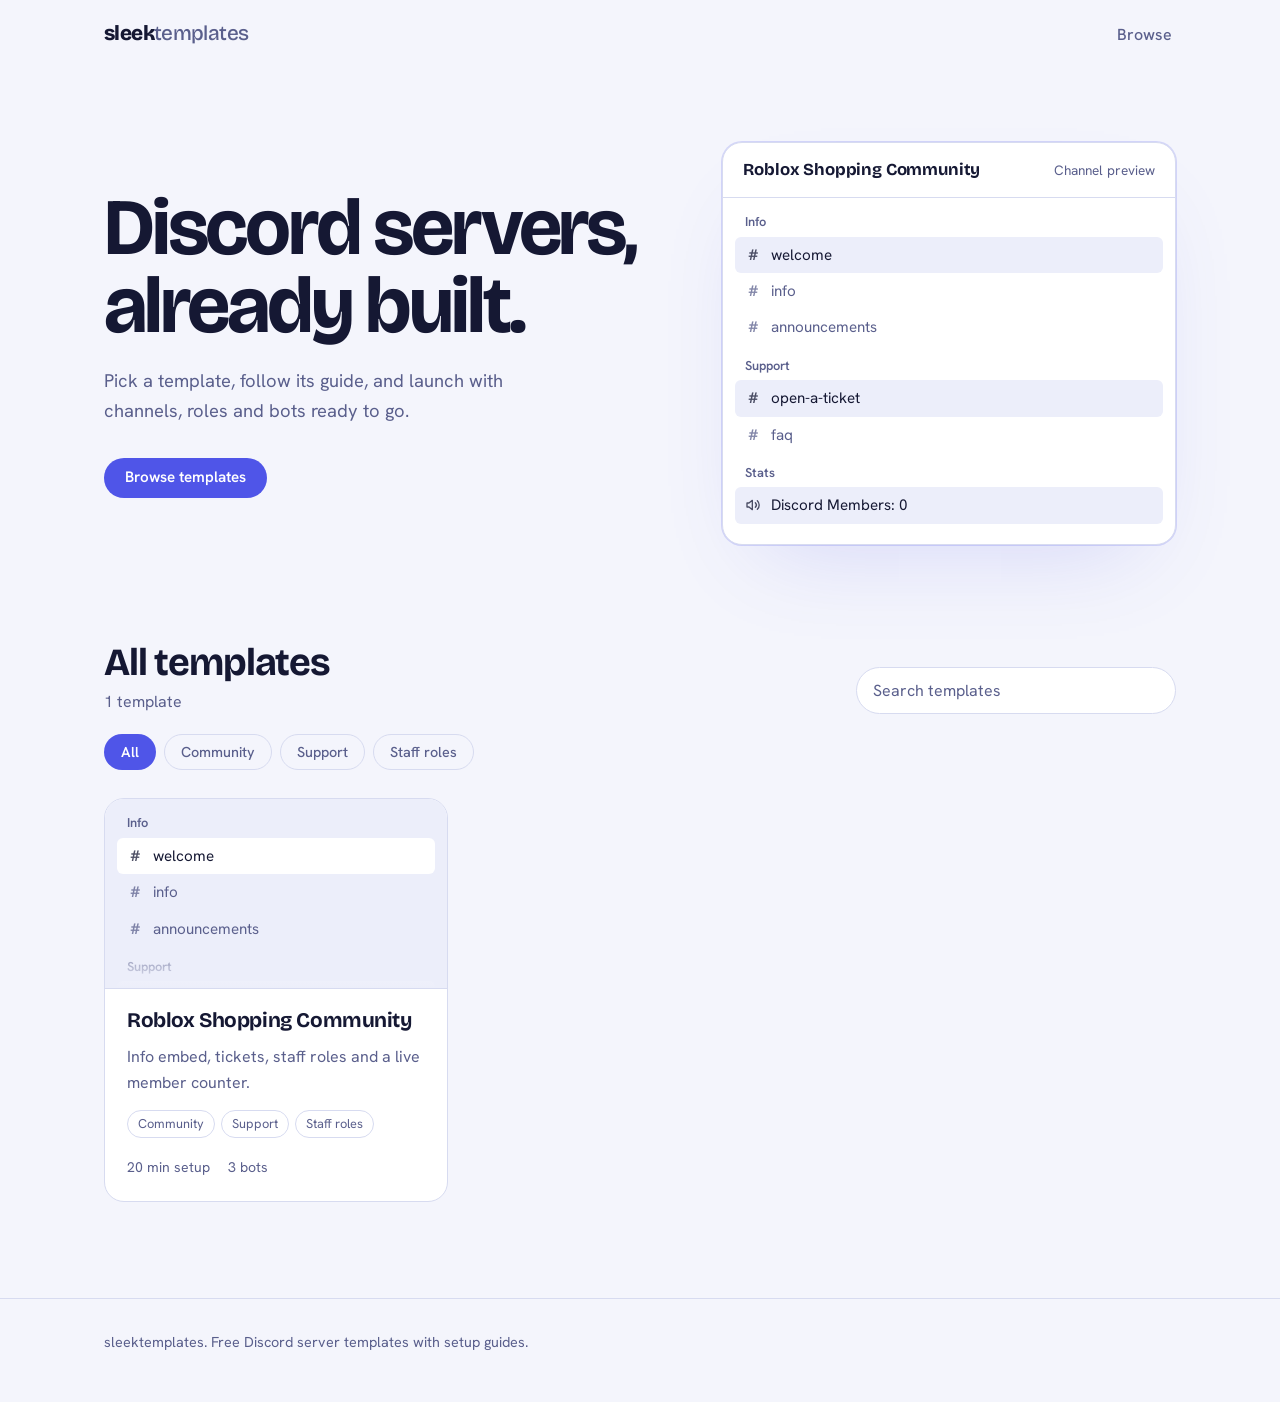
<file: index.html>
<!DOCTYPE html>
<html lang="en">
<head>
  <meta charset="utf-8">
  <meta name="viewport" content="width=device-width, initial-scale=1">
  <title>sleektemplates: Discord server templates with setup guides</title>
  <meta name="description" content="Browse ready-made Discord server templates. Each one comes with a step-by-step setup guide.">
  <meta name="theme-color" content="#0d0f1e">
  <link rel="icon" href="data:image/svg+xml,%3Csvg xmlns='http://www.w3.org/2000/svg' viewBox='0 0 32 32'%3E%3Crect width='32' height='32' rx='9' fill='%238b93ff'/%3E%3Ctext x='16' y='24' font-size='22' text-anchor='middle' font-family='sans-serif' font-weight='800' fill='%230d0f1e'%3Es%3C/text%3E%3C/svg%3E">
  <link rel="preconnect" href="https://fonts.googleapis.com">
  <link rel="preconnect" href="https://fonts.gstatic.com" crossorigin>
  <link href="https://fonts.googleapis.com/css2?family=Bricolage+Grotesque:opsz,wght@12..96,500..800&family=Hanken+Grotesk:wght@400..700&display=swap" rel="stylesheet">
  <link rel="stylesheet" href="css/style.css">
</head>
<body data-page="home">
  <div class="wrap">
    <header class="top">
      <a class="brand" href="./">sleek<span>templates</span></a>
      <nav aria-label="Main"><a href="#templates">Browse</a></nav>
    </header>

    <section class="hero">
      <div>
        <h1>Discord servers, already built.</h1>
        <p class="lede">Pick a template, follow its guide, and launch with channels, roles and bots ready to go.</p>
        <a class="btn primary" href="#templates">Browse templates</a>
      </div>

      <div class="window" aria-label="Preview of a template's channels">
        <div class="window-head">
          <strong id="preview-title">Loading…</strong>
          <span>Channel preview</span>
        </div>
        <div class="rail" id="preview-rail"></div>
      </div>
    </section>

    <main class="library" id="templates">
      <div class="library-head">
        <div>
          <h2>All templates</h2>
          <p class="count" id="count" aria-live="polite"></p>
        </div>
        <input class="search" id="search" type="search" placeholder="Search templates" aria-label="Search templates" autocomplete="off">
      </div>

      <ul class="chips" id="chips" aria-label="Filter by tag"></ul>

      <div class="grid" id="grid">
        <p class="state">Loading templates…</p>
      </div>
      <noscript><p class="state">sleektemplates needs JavaScript to list templates.</p></noscript>
    </main>
  </div>

  <footer class="foot">
    <div class="wrap">sleektemplates. Free Discord server templates with setup guides.</div>
  </footer>

  <script src="js/app.js"></script>
</body>
</html>
</file>
<file: css/style.css>
/* sleektemplates — styles
   Tokens first, then base, layout, components, guide page. */

:root {
  --bg: #0d0f1e;
  --surface: #151830;
  --raised: #1d2144;
  --line: #2b3060;
  --text: #eceefb;
  --muted: #9a9ec8;
  --accent: #8b93ff;
  --on-accent: #0d0f1e;
  --glow: rgba(139, 147, 255, 0.22);
  --code-bg: #0a0c19;

  --display: "Bricolage Grotesque", ui-sans-serif, system-ui, sans-serif;
  --body: "Hanken Grotesk", ui-sans-serif, system-ui, sans-serif;
  --mono: ui-monospace, SFMono-Regular, Menlo, Consolas, monospace;

  --r-lg: 20px;
  --r-md: 12px;
  --r-sm: 8px;
  color-scheme: dark;
}

@media (prefers-color-scheme: light) {
  :root {
    --bg: #f4f5fc;
    --surface: #ffffff;
    --raised: #eceefa;
    --line: #d7dbf0;
    --text: #151833;
    --muted: #5a5f8c;
    --accent: #4f55e8;
    --on-accent: #ffffff;
    --glow: rgba(79, 85, 232, 0.2);
    --code-bg: #eceefa;
    color-scheme: light;
  }
}

*,
*::before,
*::after { box-sizing: border-box; }

html { scroll-behavior: smooth; scroll-padding-top: 24px; }

body {
  margin: 0;
  background: var(--bg);
  color: var(--text);
  font: 400 1rem/1.6 var(--body);
  -webkit-font-smoothing: antialiased;
}

a { color: var(--accent); }
img, svg { max-width: 100%; }

:focus-visible {
  outline: 2px solid var(--accent);
  outline-offset: 3px;
  border-radius: 6px;
}

.wrap { max-width: 1120px; margin: 0 auto; padding: 0 24px; }

/* ---------- Top bar ---------- */

.top {
  display: flex;
  align-items: center;
  justify-content: space-between;
  padding: 22px 0;
}

.brand {
  font: 800 1.3rem/1 var(--display);
  letter-spacing: -0.03em;
  color: var(--text);
  text-decoration: none;
}
.brand span { font-weight: 500; color: var(--muted); }

.top nav a {
  color: var(--muted);
  text-decoration: none;
  font-weight: 500;
  padding: 8px 4px;
}
.top nav a:hover { color: var(--text); }

/* ---------- Buttons ---------- */

.btn {
  display: inline-flex;
  align-items: center;
  gap: 8px;
  padding: 11px 20px;
  border-radius: 999px;
  border: 1px solid var(--line);
  background: transparent;
  color: var(--text);
  font: 600 0.95rem/1 var(--body);
  text-decoration: none;
  cursor: pointer;
  transition: border-color 0.2s, background 0.2s;
}
.btn:hover { border-color: var(--accent); }
.btn.primary {
  background: var(--accent);
  border-color: transparent;
  color: var(--on-accent);
}
.btn.primary:hover { background: var(--accent); filter: brightness(1.08); }

/* ---------- Hero ---------- */

.hero {
  display: grid;
  grid-template-columns: 1.1fr 0.9fr;
  gap: 64px;
  align-items: center;
  padding: 72px 0 96px;
}

.hero h1 {
  margin: 0 0 22px;
  max-width: 11ch;
  font: 700 clamp(2.75rem, 6.4vw, 5rem)/0.98 var(--display);
  letter-spacing: -0.04em;
}

.lede {
  margin: 0 0 32px;
  max-width: 42ch;
  color: var(--muted);
  font-size: 1.15rem;
}

/* Server preview window — the one memorable thing on the page */

.window {
  background: var(--surface);
  border: 1px solid var(--line);
  border-radius: var(--r-lg);
  box-shadow: 0 40px 90px -40px var(--glow), 0 0 0 1px var(--glow);
  overflow: hidden;
}

.window-head {
  display: flex;
  align-items: baseline;
  justify-content: space-between;
  gap: 12px;
  padding: 16px 20px;
  border-bottom: 1px solid var(--line);
}
.window-head strong { font: 700 1.05rem var(--display); letter-spacing: -0.01em; }
.window-head span { color: var(--muted); font-size: 0.85rem; }

.window .rail { padding: 14px 12px 20px; }

/* ---------- Channel rail (shared by hero + cards) ---------- */

.cat { margin-bottom: 10px; }
.cat:last-child { margin-bottom: 0; }

.cat-name {
  margin: 0 0 4px;
  padding: 0 10px;
  color: var(--muted);
  font-size: 0.8rem;
  font-weight: 600;
}

.cat ul { list-style: none; margin: 0; padding: 0; }

.ch {
  display: flex;
  align-items: center;
  gap: 10px;
  padding: 6px 10px;
  border-radius: 6px;
  color: var(--muted);
  font-size: 0.95rem;
}
.ch .glyph {
  width: 16px;
  flex: none;
  text-align: center;
  font-weight: 700;
  opacity: 0.75;
}
.ch svg { width: 16px; height: 16px; flex: none; opacity: 0.75; }
.ch:first-child { color: var(--text); background: var(--raised); }

/* the single page-load moment: channels appear in order */
.window .ch {
  animation: ch-in 0.45s cubic-bezier(0.2, 0.7, 0.2, 1) both;
  animation-delay: calc(var(--i, 0) * 80ms + 150ms);
}
@keyframes ch-in {
  from { opacity: 0; transform: translateX(-8px); }
  to { opacity: 1; transform: none; }
}

/* ---------- Library ---------- */

.library { padding-bottom: 96px; }

.library-head {
  display: flex;
  flex-wrap: wrap;
  align-items: end;
  justify-content: space-between;
  gap: 20px;
  margin-bottom: 20px;
}
.library-head h2 {
  margin: 0;
  font: 700 clamp(1.8rem, 3.4vw, 2.4rem)/1.1 var(--display);
  letter-spacing: -0.03em;
}
.count { margin: 6px 0 0; color: var(--muted); }

.search {
  width: min(100%, 320px);
  padding: 12px 16px;
  border-radius: 999px;
  border: 1px solid var(--line);
  background: var(--surface);
  color: var(--text);
  font: 400 1rem var(--body);
}
.search::placeholder { color: var(--muted); }
.search:focus-visible { outline-offset: 2px; }

.chips { display: flex; flex-wrap: wrap; gap: 8px; margin: 0 0 28px; padding: 0; list-style: none; }
.chip {
  padding: 8px 16px;
  border-radius: 999px;
  border: 1px solid var(--line);
  background: transparent;
  color: var(--muted);
  font: 500 0.9rem var(--body);
  cursor: pointer;
  transition: color 0.15s, border-color 0.15s, background 0.15s;
}
.chip:hover { color: var(--text); border-color: var(--accent); }
.chip[aria-pressed="true"] {
  background: var(--accent);
  border-color: transparent;
  color: var(--on-accent);
  font-weight: 600;
}

.grid {
  display: grid;
  grid-template-columns: repeat(auto-fill, minmax(300px, 1fr));
  gap: 20px;
}

.card {
  display: flex;
  flex-direction: column;
  background: var(--surface);
  border: 1px solid var(--line);
  border-radius: var(--r-lg);
  color: inherit;
  text-decoration: none;
  overflow: hidden;
  transition: border-color 0.2s;
}
.card:hover { border-color: var(--accent); }

.peek {
  position: relative;
  padding: 14px 12px 0;
  height: 190px;
  overflow: hidden;
  background: var(--raised);
  border-bottom: 1px solid var(--line);
}
.peek::after {
  content: "";
  position: absolute;
  inset: auto 0 0 0;
  height: 56px;
  background: linear-gradient(to bottom, transparent, var(--raised));
}
.peek .ch:first-child { background: var(--surface); }

.card-body { display: flex; flex-direction: column; gap: 10px; padding: 20px 22px 22px; flex: 1; }
.card h3 { margin: 0; font: 700 1.3rem/1.2 var(--display); letter-spacing: -0.02em; }
.card-body > p { margin: 0; color: var(--muted); }

.tags { display: flex; flex-wrap: wrap; gap: 6px; margin: 4px 0 0; padding: 0; list-style: none; }
.tags li {
  padding: 3px 10px;
  border: 1px solid var(--line);
  border-radius: 999px;
  color: var(--muted);
  font-size: 0.8rem;
}

.meta {
  display: flex;
  gap: 18px;
  margin-top: auto;
  padding-top: 8px;
  color: var(--muted);
  font-size: 0.88rem;
}

.state {
  grid-column: 1 / -1;
  padding: 48px 24px;
  border: 1px dashed var(--line);
  border-radius: var(--r-lg);
  color: var(--muted);
  text-align: center;
}
.state .btn { margin-top: 16px; }

/* ---------- Footer ---------- */

.foot {
  padding: 32px 0 48px;
  border-top: 1px solid var(--line);
  color: var(--muted);
  font-size: 0.9rem;
}

/* ---------- Guide page ---------- */

.back {
  display: inline-block;
  margin: 8px 0 0;
  color: var(--muted);
  text-decoration: none;
  font-weight: 500;
}
.back:hover { color: var(--text); }

.guide-head { padding: 40px 0 40px; }
.guide-head h1 {
  margin: 0 0 14px;
  max-width: 16ch;
  font: 700 clamp(2.4rem, 5.4vw, 4rem)/1 var(--display);
  letter-spacing: -0.04em;
}
.guide-head .lede { margin-bottom: 24px; }
.guide-actions { display: flex; flex-wrap: wrap; gap: 12px; }

.facts {
  display: flex;
  flex-wrap: wrap;
  gap: 8px 28px;
  margin: 28px 0 0;
  padding: 0;
  list-style: none;
  color: var(--muted);
  font-size: 0.92rem;
}
.facts b { color: var(--text); font-weight: 600; }

.guide-layout {
  display: grid;
  grid-template-columns: minmax(0, 68ch) 220px;
  justify-content: space-between;
  gap: 64px;
  padding: 40px 0 96px;
  border-top: 1px solid var(--line);
}

.toc { position: sticky; top: 24px; align-self: start; }
.toc p { margin: 0 0 10px; color: var(--muted); font-size: 0.85rem; font-weight: 600; }
.toc ul { margin: 0; padding: 0; list-style: none; border-left: 1px solid var(--line); }
.toc a {
  display: block;
  padding: 6px 14px;
  margin-left: -1px;
  border-left: 2px solid transparent;
  color: var(--muted);
  font-size: 0.92rem;
  text-decoration: none;
}
.toc a:hover { color: var(--text); }
.toc a.active { color: var(--text); border-left-color: var(--accent); }

/* Rendered markdown */

.prose { font-size: 1.05rem; line-height: 1.7; }
.prose > :first-child { margin-top: 0; }
.prose h2 {
  margin: 2.6em 0 0.7em;
  font: 700 1.6rem/1.2 var(--display);
  letter-spacing: -0.025em;
}
.prose h2:first-child { margin-top: 0; }
.prose h3 { margin: 2em 0 0.5em; font: 700 1.2rem/1.3 var(--display); }
.prose p { margin: 0 0 1.1em; }
.prose ul, .prose ol { margin: 0 0 1.3em; padding-left: 1.4em; }
.prose li { margin-bottom: 0.55em; padding-left: 0.2em; }
.prose li::marker { color: var(--accent); font-weight: 700; }
.prose li > ul, .prose li > ol { margin-top: 0.55em; margin-bottom: 0; }
.prose strong { font-weight: 700; }
.prose a { text-underline-offset: 3px; overflow-wrap: anywhere; }
.prose hr { margin: 2.4em 0; border: 0; border-top: 1px solid var(--line); }
.prose blockquote {
  margin: 0 0 1.3em;
  padding: 14px 18px;
  border-left: 3px solid var(--accent);
  background: var(--surface);
  border-radius: 0 var(--r-sm) var(--r-sm) 0;
  color: var(--muted);
}
.prose blockquote > :last-child { margin-bottom: 0; }
.prose code {
  padding: 2px 7px;
  border-radius: 6px;
  background: var(--raised);
  font: 0.88em var(--mono);
}
.prose pre {
  margin: 0 0 1.3em;
  padding: 16px 18px;
  overflow-x: auto;
  border: 1px solid var(--line);
  border-radius: var(--r-md);
  background: var(--code-bg);
  line-height: 1.5;
}
.prose pre code { padding: 0; background: none; }
.prose table { width: 100%; margin-bottom: 1.3em; border-collapse: collapse; }
.prose th, .prose td { padding: 10px 12px; border-bottom: 1px solid var(--line); text-align: left; }

/* ---------- Responsive ---------- */

@media (max-width: 900px) {
  .hero { grid-template-columns: 1fr; gap: 48px; padding: 40px 0 64px; }
  .guide-layout { grid-template-columns: minmax(0, 1fr); gap: 0; }
  .toc { display: none; }
}

@media (prefers-reduced-motion: reduce) {
  html { scroll-behavior: auto; }
  .window .ch { animation: none; }
  * { transition: none !important; }
}
</file>
